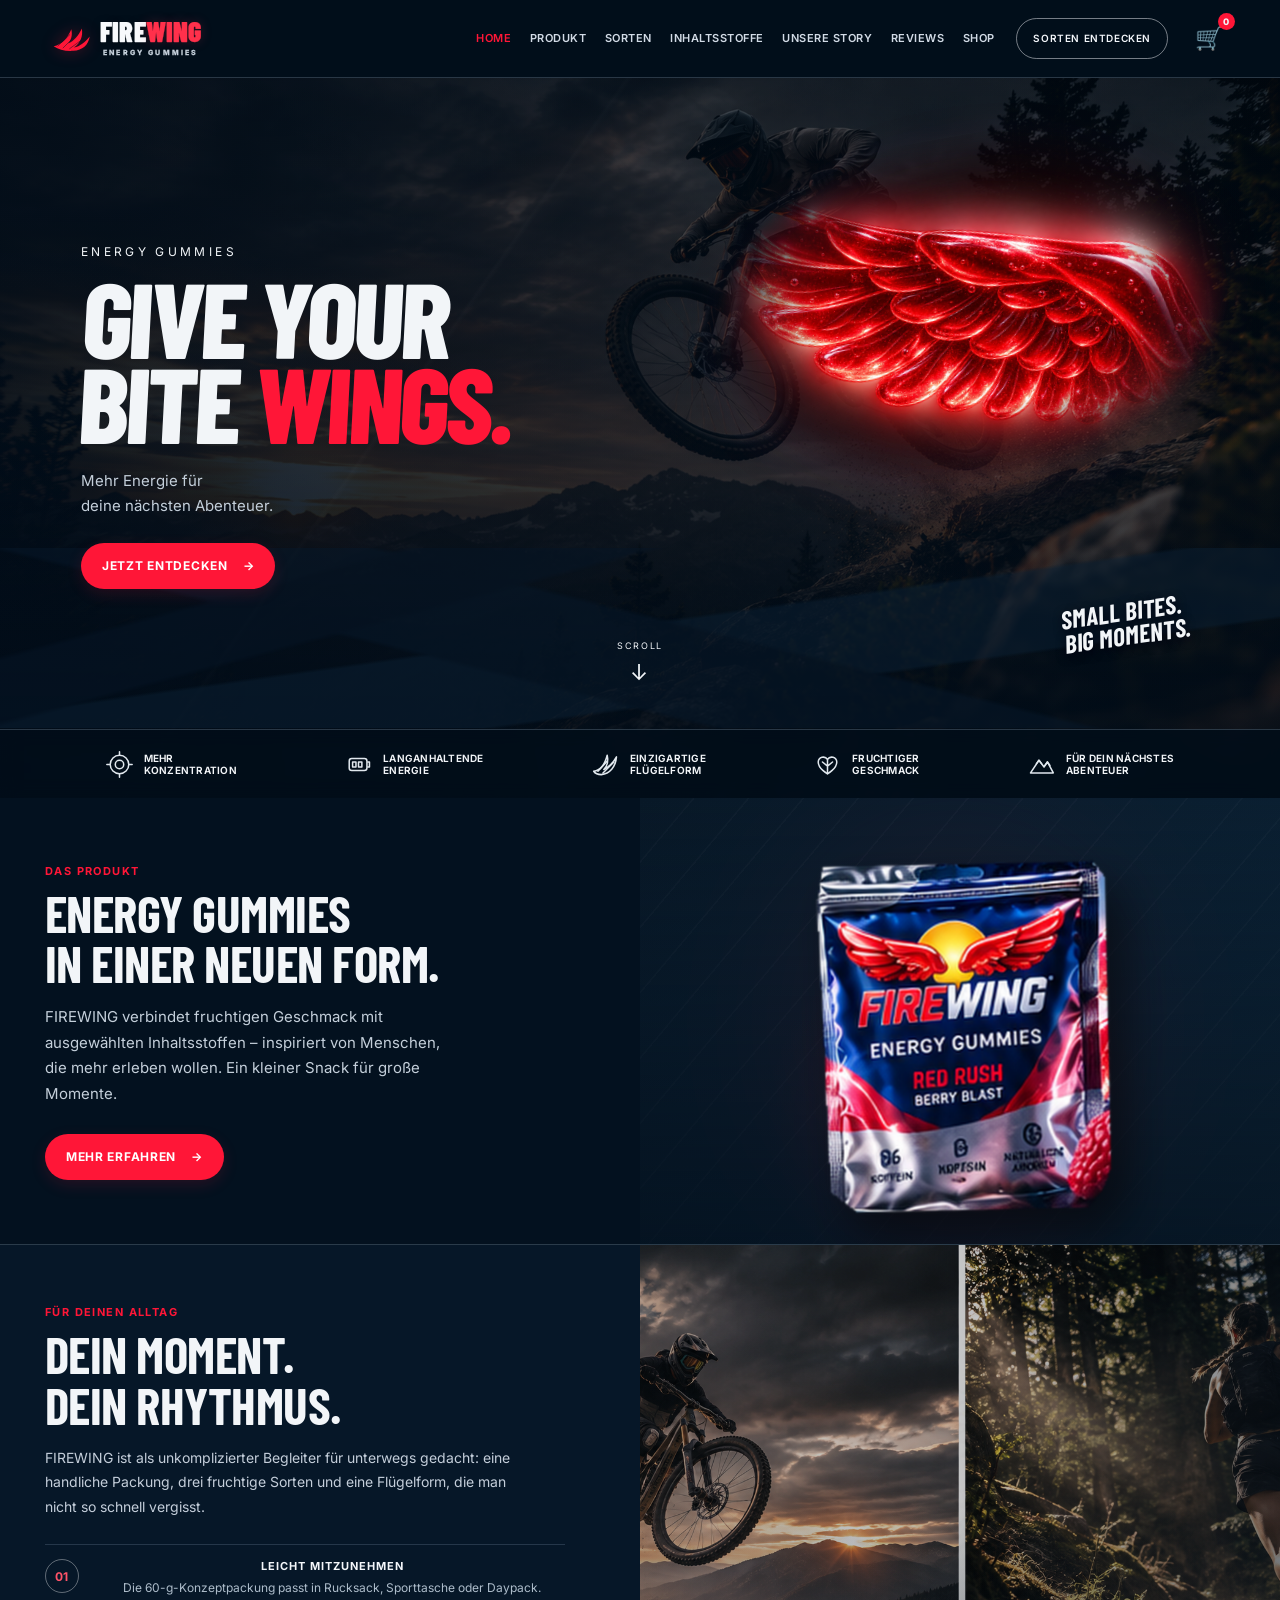
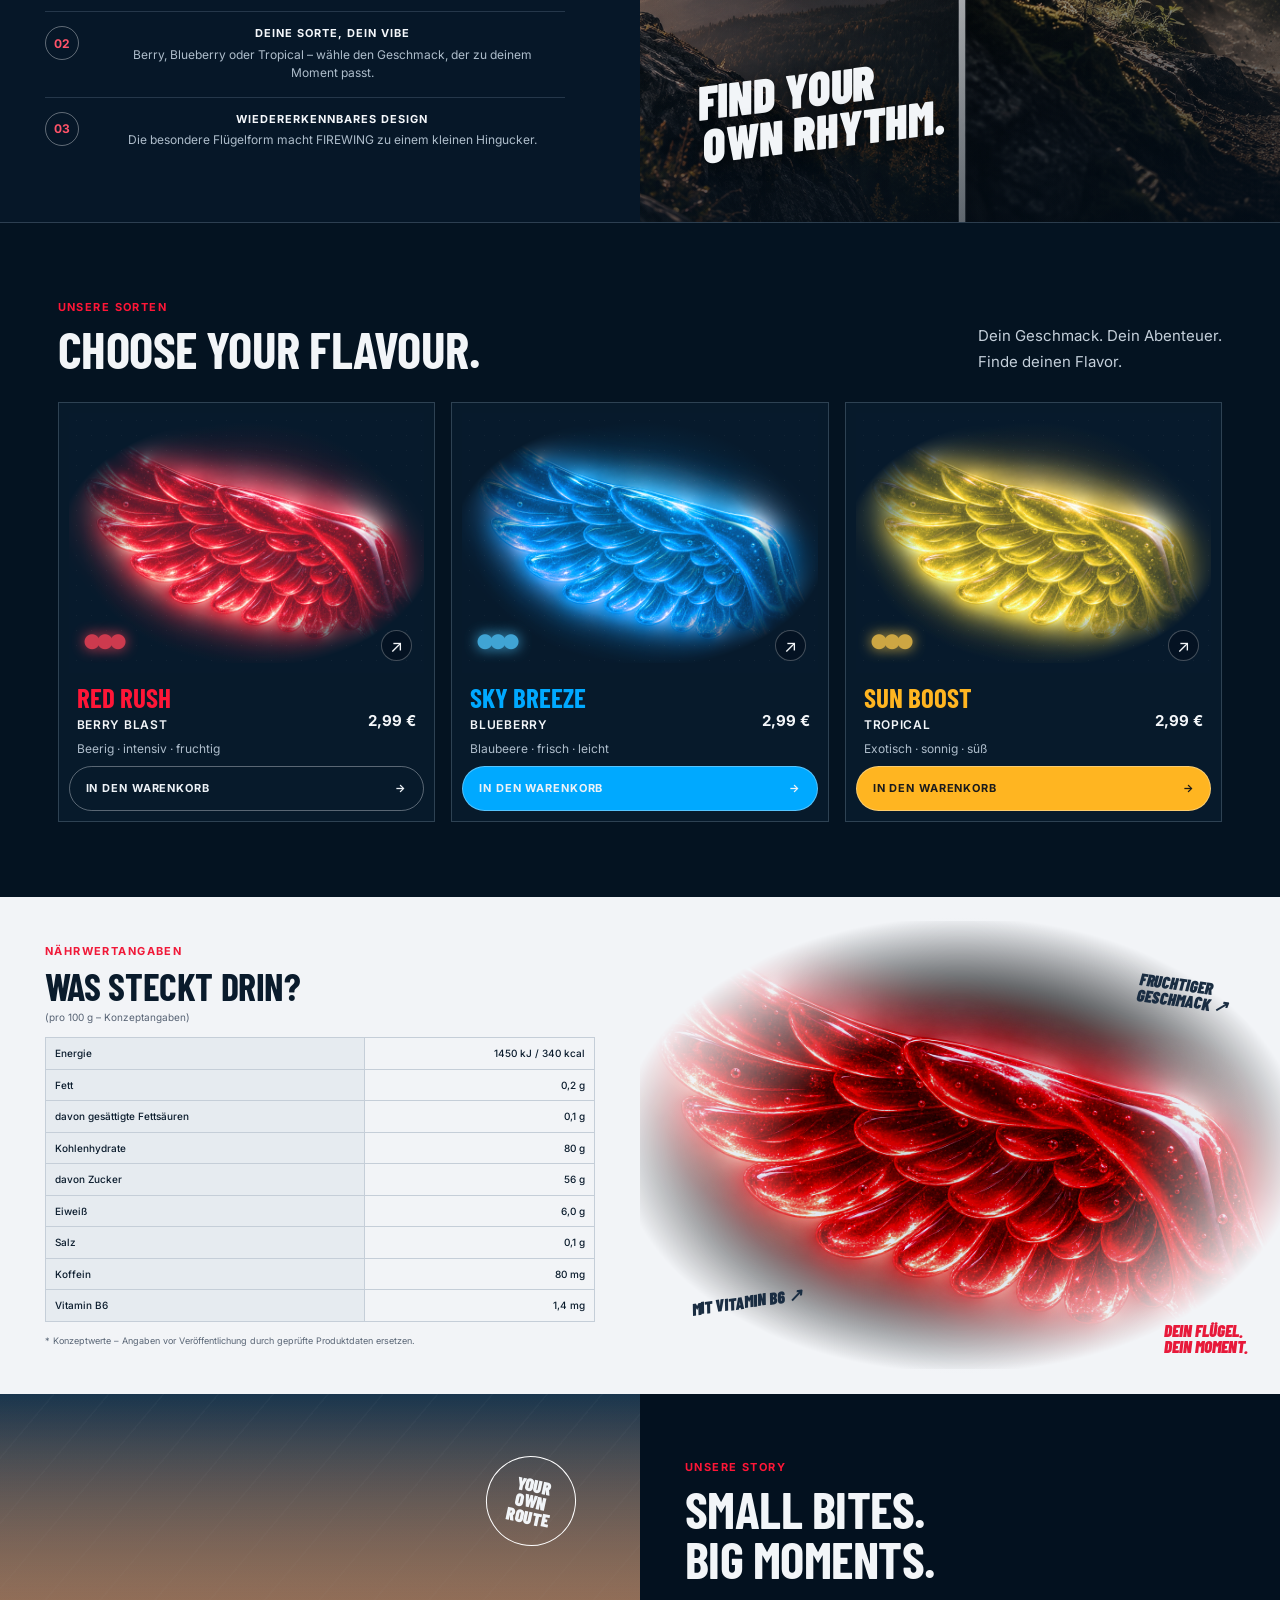
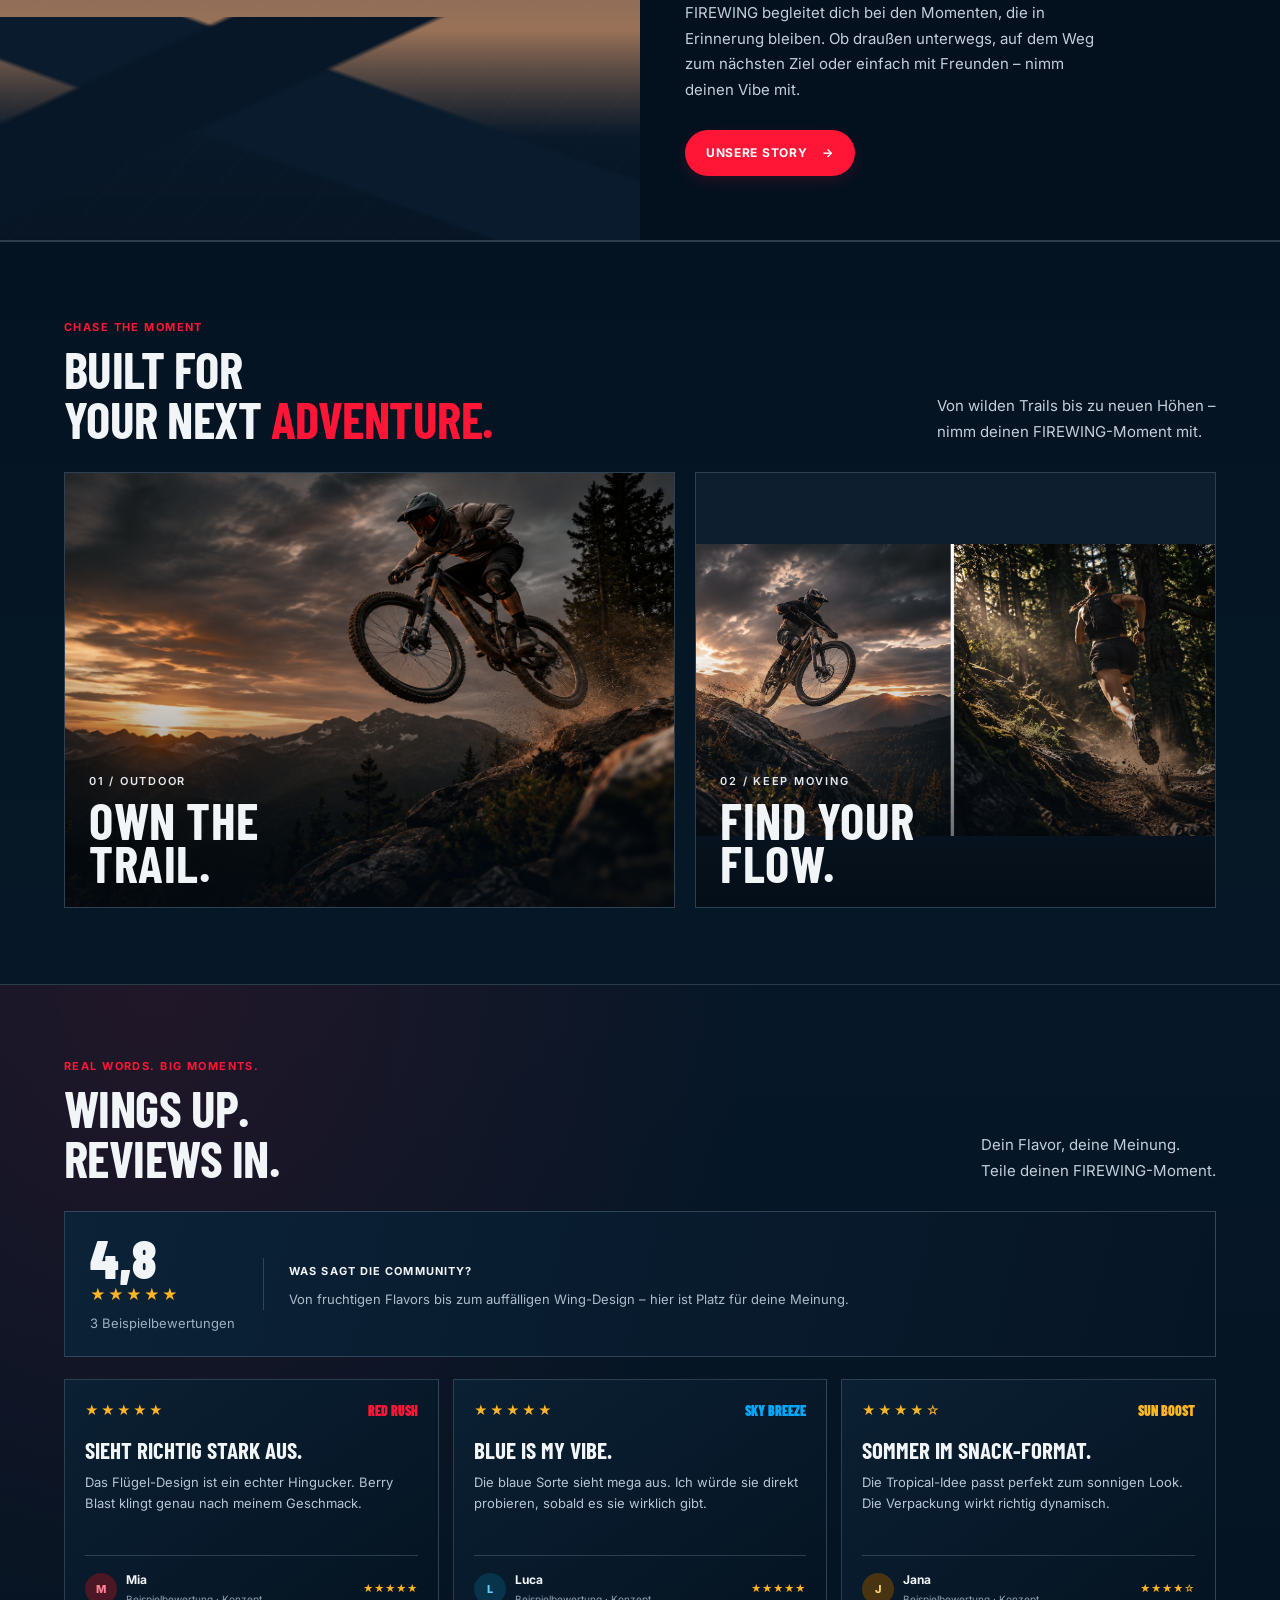
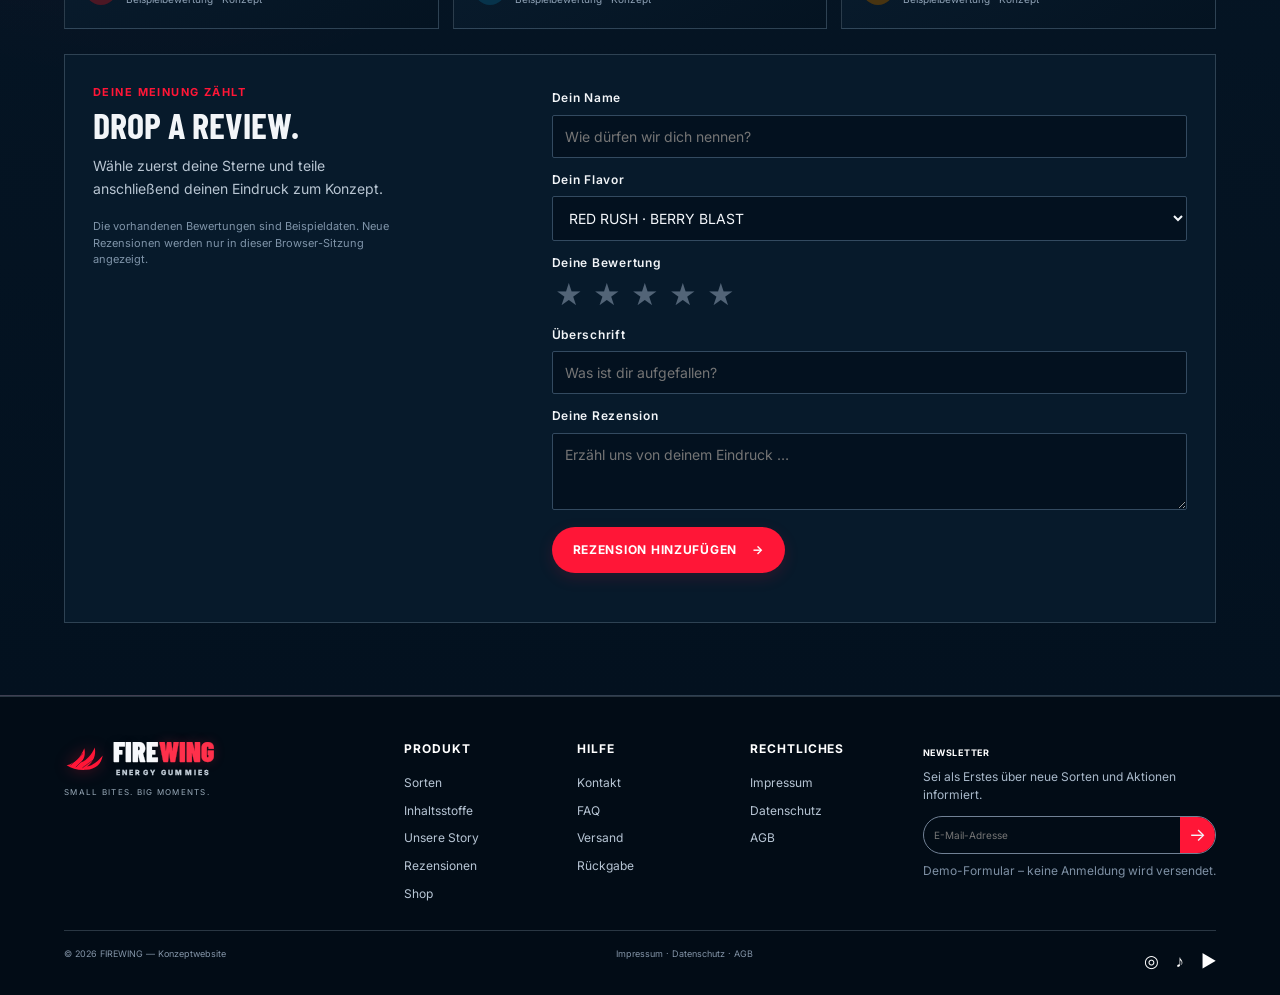
<file: index.html>
<!DOCTYPE html>
<html lang="de">
<head>
<meta charset="UTF-8"><meta name="viewport" content="width=device-width, initial-scale=1">
<meta name="theme-color" content="#04111f">
<meta name="description" content="FIREWING Energy Gummies – kleine Bites, große Momente. Entdecke deine Sorte.">
<title>FIREWING — Energy Gummies</title>
<link rel="preconnect" href="https://fonts.googleapis.com"><link rel="preconnect" href="https://fonts.gstatic.com" crossorigin>
<link href="https://fonts.googleapis.com/css2?family=Barlow+Condensed:wght@500;600;700;800;900&family=Inter:wght@400;500;600;700;800&display=swap" rel="stylesheet">
<link rel="stylesheet" href="style.css"><script src="script.js" defer></script>
</head>
<body>
<header class="header">
  <a class="logo" href="#home" aria-label="FIREWING Startseite"><span class="logo-wings"><svg class="wing-mark" viewBox="0 0 64 40" aria-hidden="true"><path d="M4 31C17 28 25 19 31 5c2 9 0 16-5 22 9-4 16-12 21-23 2 12-2 22-12 29 9-2 17-8 24-17-2 13-11 21-25 22C22 39 12 36 4 31Z" fill="currentColor"/><path d="M10 31 29 13M18 34 39 13M28 35 50 19" fill="none" stroke="#071523" stroke-opacity=".5" stroke-width="1.5"/></svg></span><span>FIRE<span class="red">WING</span><small>ENERGY GUMMIES</small></span></a>
  <button class="mobile-menu" id="menuToggle" aria-label="Navigation öffnen" aria-expanded="false" aria-controls="nav">☰</button>
  <nav id="nav"><a href="#home">HOME</a><a href="#product">PRODUKT</a><a href="#sorten">SORTEN</a><a href="#ingredients">INHALTSSTOFFE</a><a href="#story">UNSERE STORY</a><a href="#reviews">REVIEWS</a><a href="#shop">SHOP</a></nav>
  <a class="header-cta" href="#sorten">SORTEN ENTDECKEN</a><button class="cart-icon" id="openCart" aria-label="Warenkorb öffnen">🛒 <b id="cartCount">0</b></button>
</header>
<main>
<section class="hero" id="home">
  <div class="hero-bg"></div><div class="hero-content"><p class="kicker">ENERGY GUMMIES</p><h1>GIVE YOUR<br>BITE <em>WINGS.</em></h1><p class="hero-sub">Mehr Energie für<br>deine nächsten Abenteuer.</p><a class="pill-btn" href="#sorten">JETZT ENTDECKEN <span>→</span></a></div>
  <div class="hero-wing wing-float"><img src="assets/red-wing.jpg" alt="Leuchtender roter Flügel aus Gummi"></div>
  <div class="hero-side-note">SMALL BITES.<br>BIG MOMENTS.</div><div class="hero-scroll">SCROLL <span>↓</span></div>
  <div class="benefit-strip"><div><svg viewBox="0 0 32 32" aria-hidden="true"><circle cx="16" cy="16" r="11"/><circle cx="16" cy="16" r="5"/><path d="M16 1v4M16 27v4M1 16h4M27 16h4"/></svg><span>MEHR<br>KONZENTRATION</span></div><div><svg viewBox="0 0 32 32" aria-hidden="true"><rect x="5" y="9" width="21" height="14" rx="3"/><path d="M27 13h2v6h-2M9 13h4v6H9zM16 13h4v6h-4z"/></svg><span>LANGANHALTENDE<br>ENERGIE</span></div><div><svg viewBox="0 0 32 32" aria-hidden="true"><path d="M2 24C10 23 15 17 18 5c2 8 0 13-4 17 6-3 11-8 15-15-1 12-8 20-18 21-4 0-7-1-9-4Z"/><path d="m7 24 11-12m-5 14 13-13"/></svg><span>EINZIGARTIGE<br>FLÜGELFORM</span></div><div><svg viewBox="0 0 32 32" aria-hidden="true"><path d="M16 27s-11-6-11-14a6 6 0 0 1 11-3 6 6 0 0 1 11 3c0 8-11 14-11 14Z"/><path d="M16 10v17M10 13l6 5m6-5-6 5"/></svg><span>FRUCHTIGER<br>GESCHMACK</span></div><div><svg viewBox="0 0 32 32" aria-hidden="true"><path d="m3 26 10-15 6 8 4-6 7 13H3Z"/><path d="m10 15 3-4 3 4M20 17l3-4 3 4"/></svg><span>FÜR DEIN NÄCHSTES<br>ABENTEUER</span></div></div>
</section>
<section class="product-story split-section" id="product">
  <div class="copy-block"><p class="section-kicker">DAS PRODUKT</p><h2>ENERGY GUMMIES<br>IN EINER NEUEN FORM.</h2><p>FIREWING verbindet fruchtigen Geschmack mit ausgewählten Inhaltsstoffen – inspiriert von Menschen, die mehr erleben wollen. Ein kleiner Snack für große Momente.</p><a class="pill-btn" href="#ingredients">MEHR ERFAHREN <span>→</span></a></div>
  <div class="packshot-scene"><div class="pack-glow"></div><img class="packshot-product-image" src="assets/packshot-red-realistic.png" alt="FIREWING Red Rush Stand-up-Beutel mit Berry-Blast-Geschmack"></div>
</section>
<section class="benefits split-section" id="benefits">
 <div class="copy-block">
  <p class="section-kicker">FÜR DEINEN ALLTAG</p>
  <h2>DEIN MOMENT.<br>DEIN RHYTHMUS.</h2>
  <p>FIREWING ist als unkomplizierter Begleiter für unterwegs gedacht: eine handliche Packung, drei fruchtige Sorten und eine Flügelform, die man nicht so schnell vergisst.</p>
  <div class="benefit-icons benefit-details">
   <article><span class="benefit-number">01</span><div><strong>LEICHT MITZUNEHMEN</strong><small>Die 60-g-Konzeptpackung passt in Rucksack, Sporttasche oder Daypack.</small></div></article>
   <article><span class="benefit-number">02</span><div><strong>DEINE SORTE, DEIN VIBE</strong><small>Berry, Blueberry oder Tropical – wähle den Geschmack, der zu deinem Moment passt.</small></div></article>
   <article><span class="benefit-number">03</span><div><strong>WIEDERERKENNBARES DESIGN</strong><small>Die besondere Flügelform macht FIREWING zu einem kleinen Hingucker.</small></div></article>
  </div>
 </div>
 <div class="adventure-image"><img src="assets/action-diptych.png" alt="Mountainbiker auf einem Bergtrail und Läuferin auf einem Waldweg"><div class="adventure-caption">FIND YOUR<br>OWN RHYTHM.</div></div>
</section>
<section class="sorten section" id="sorten"><div class="section-head"><div><p class="section-kicker">UNSERE SORTEN</p><h2>CHOOSE YOUR FLAVOUR.</h2></div><p>Dein Geschmack. Dein Abenteuer.<br>Finde deinen Flavor.</p></div>
<div class="product-grid">
<article class="flavor-card red-card"><button class="flavor-art" data-details="red" aria-label="Red Rush Produktdetails öffnen"><img src="assets/red-wing.jpg" alt="Leuchtend roter Flügel-Gummi"><span class="fruit fruit-red">● ● ●</span><span class="round-arrow">↗</span></button><div class="flavor-meta"><div><h3>RED RUSH</h3><p>BERRY BLAST</p><small class="flavor-description">Beerig · intensiv · fruchtig</small></div><strong>2,99 €</strong></div><button class="buy-btn" data-add="red">IN DEN WARENKORB <span>→</span></button></article>
<article class="flavor-card blue-card"><button class="flavor-art" data-details="blue" aria-label="Sky Breeze Produktdetails öffnen"><img src="assets/blue-wing.jpg" alt="Leuchtend blauer Flügel-Gummi"><span class="fruit fruit-blue">● ● ●</span><span class="round-arrow">↗</span></button><div class="flavor-meta"><div><h3>SKY BREEZE</h3><p>BLUEBERRY</p><small class="flavor-description">Blaubeere · frisch · leicht</small></div><strong>2,99 €</strong></div><button class="buy-btn" data-add="blue">IN DEN WARENKORB <span>→</span></button></article>
<article class="flavor-card yellow-card"><button class="flavor-art" data-details="yellow" aria-label="Sun Boost Produktdetails öffnen"><img src="assets/yellow-wing.jpg" alt="Leuchtend gelber Flügel-Gummi"><span class="fruit fruit-yellow">● ● ●</span><span class="round-arrow">↗</span></button><div class="flavor-meta"><div><h3>SUN BOOST</h3><p>TROPICAL</p><small class="flavor-description">Exotisch · sonnig · süß</small></div><strong>2,99 €</strong></div><button class="buy-btn" data-add="yellow">IN DEN WARENKORB <span>→</span></button></article>
</div></section>
<section class="ingredients-band" id="ingredients" aria-labelledby="ingredients-title"><div class="nutrition-card"><p class="section-kicker">NÄHRWERTANGABEN</p><h2 id="ingredients-title">WAS STECKT DRIN?</h2><p class="subnote">(pro 100 g – Konzeptangaben)</p><table><tbody><tr><th>Energie</th><td>1450 kJ / 340 kcal</td></tr><tr><th>Fett</th><td>0,2 g</td></tr><tr><th>davon gesättigte Fettsäuren</th><td>0,1 g</td></tr><tr><th>Kohlenhydrate</th><td>80 g</td></tr><tr><th>davon Zucker</th><td>56 g</td></tr><tr><th>Eiweiß</th><td>6,0 g</td></tr><tr><th>Salz</th><td>0,1 g</td></tr><tr><th>Koffein</th><td>80 mg</td></tr><tr><th>Vitamin B6</th><td>1,4 mg</td></tr></tbody></table><small>* Konzeptwerte – Angaben vor Veröffentlichung durch geprüfte Produktdaten ersetzen.</small></div><div class="ingredients-art"><img src="assets/red-wing.jpg" alt="Detailansicht des roten Flügel-Gummis"><div class="annotation annotation-one">FRUCHTIGER<br>GESCHMACK ↗</div><div class="annotation annotation-two">MIT VITAMIN B6 ↗</div><div class="annotation annotation-three">DEIN FLÜGEL.<br>DEIN MOMENT.</div></div></section>
<section class="story split-section" id="story"><div class="story-image"><div class="story-stamp">YOUR<br>OWN<br>ROUTE</div></div><div class="copy-block"><p class="section-kicker">UNSERE STORY</p><h2>SMALL BITES.<br>BIG MOMENTS.</h2><p>FIREWING begleitet dich bei den Momenten, die in Erinnerung bleiben. Ob draußen unterwegs, auf dem Weg zum nächsten Ziel oder einfach mit Freunden – nimm deinen Vibe mit.</p><a class="pill-btn" href="#shop">UNSERE STORY <span>→</span></a></div></section>

<section class="action-gallery" id="adventure">
  <div class="section-head"><div><p class="section-kicker">CHASE THE MOMENT</p><h2>BUILT FOR<br>YOUR NEXT <em>ADVENTURE.</em></h2></div><p>Von wilden Trails bis zu neuen Höhen –<br>nimm deinen FIREWING-Moment mit.</p></div>
  <div class="action-gallery-grid">
    <figure class="action-photo action-photo-main"><img src="assets/mtb-action.png" alt="Mountainbiker springt bei Sonnenuntergang über einen alpinen Trail"><figcaption><span>01 / OUTDOOR</span><strong>OWN THE<br>TRAIL.</strong></figcaption></figure>
    <figure class="action-photo action-photo-secondary"><img src="assets/action-diptych.png" alt="Dynamische Outdoor-Szenen mit Mountainbike und Trailrunning"><figcaption><span>02 / KEEP MOVING</span><strong>FIND YOUR<br>FLOW.</strong></figcaption></figure>
  </div>
</section>
<section class="reviews-section" id="reviews">
  <div class="section-head"><div><p class="section-kicker">REAL WORDS. BIG MOMENTS.</p><h2>WINGS UP.<br>REVIEWS IN.</h2></div><p>Dein Flavor, deine Meinung.<br>Teile deinen FIREWING-Moment.</p></div>
  <div class="reviews-summary"><div class="review-score"><strong id="averageRating">4,8</strong><span class="review-stars" aria-label="Durchschnittsbewertung">★★★★★</span><small><span id="reviewCount">3</span> Beispielbewertungen</small></div><div class="review-summary-copy"><b>WAS SAGT DIE COMMUNITY?</b><p>Von fruchtigen Flavors bis zum auffälligen Wing-Design – hier ist Platz für deine Meinung.</p></div></div>
  <div class="review-grid" id="reviewList" aria-live="polite">
    <article class="review-card"><div class="review-card-top"><span class="review-stars" aria-label="5 von 5 Sternen">★★★★★</span><span class="review-flavor">RED RUSH</span></div><h3>Sieht richtig stark aus.</h3><p>Das Flügel-Design ist ein echter Hingucker. Berry Blast klingt genau nach meinem Geschmack.</p><div class="review-author"><span class="review-avatar">M</span><span><b>Mia</b><small>Beispielbewertung · Konzept</small></span><span class="review-date">★★★★★</span></div></article>
    <article class="review-card"><div class="review-card-top"><span class="review-stars" aria-label="5 von 5 Sternen">★★★★★</span><span class="review-flavor blue-text">SKY BREEZE</span></div><h3>Blue is my vibe.</h3><p>Die blaue Sorte sieht mega aus. Ich würde sie direkt probieren, sobald es sie wirklich gibt.</p><div class="review-author"><span class="review-avatar blue-avatar">L</span><span><b>Luca</b><small>Beispielbewertung · Konzept</small></span><span class="review-date">★★★★★</span></div></article>
    <article class="review-card"><div class="review-card-top"><span class="review-stars" aria-label="4 von 5 Sternen">★★★★☆</span><span class="review-flavor yellow-text">SUN BOOST</span></div><h3>Sommer im Snack-Format.</h3><p>Die Tropical-Idee passt perfekt zum sonnigen Look. Die Verpackung wirkt richtig dynamisch.</p><div class="review-author"><span class="review-avatar yellow-avatar">J</span><span><b>Jana</b><small>Beispielbewertung · Konzept</small></span><span class="review-date">★★★★☆</span></div></article>
  </div>
  <div class="review-form-wrap"><div><p class="section-kicker">DEINE MEINUNG ZÄHLT</p><h3>DROP A REVIEW.</h3><p>Wähle zuerst deine Sterne und teile anschließend deinen Eindruck zum Konzept.</p><small>Die vorhandenen Bewertungen sind Beispieldaten. Neue Rezensionen werden nur in dieser Browser-Sitzung angezeigt.</small></div>
  <form id="reviewForm" class="review-form"><label for="reviewName">Dein Name</label><input id="reviewName" name="name" maxlength="40" placeholder="Wie dürfen wir dich nennen?" required><label for="reviewFlavor">Dein Flavor</label><select id="reviewFlavor" name="flavor"><option value="RED RUSH">RED RUSH · BERRY BLAST</option><option value="SKY BREEZE">SKY BREEZE · BLUEBERRY</option><option value="SUN BOOST">SUN BOOST · TROPICAL</option><option value="FIREWING">FIREWING allgemein</option></select><label>Deine Bewertung</label><div class="rating-picker" role="radiogroup" aria-label="Sternebewertung"><button type="button" data-rating="1" aria-label="1 Stern">★</button><button type="button" data-rating="2" aria-label="2 Sterne">★</button><button type="button" data-rating="3" aria-label="3 Sterne">★</button><button type="button" data-rating="4" aria-label="4 Sterne">★</button><button type="button" data-rating="5" aria-label="5 Sterne">★</button></div><input type="hidden" id="reviewRating" name="rating" value="0"><label for="reviewTitle">Überschrift</label><input id="reviewTitle" name="title" maxlength="70" placeholder="Was ist dir aufgefallen?" required><label for="reviewText">Deine Rezension</label><textarea id="reviewText" name="text" rows="3" maxlength="500" placeholder="Erzähl uns von deinem Eindruck …" required></textarea><button class="pill-btn" type="submit">REZENSION HINZUFÜGEN <span>→</span></button><p id="reviewMessage" class="review-message" role="status"></p></form></div>
</section>


</main>
<footer class="footer"><div class="footer-brand"><a class="logo" href="#home"><span class="logo-wings"><svg class="wing-mark" viewBox="0 0 64 40" aria-hidden="true"><path d="M4 31C17 28 25 19 31 5c2 9 0 16-5 22 9-4 16-12 21-23 2 12-2 22-12 29 9-2 17-8 24-17-2 13-11 21-25 22C22 39 12 36 4 31Z" fill="currentColor"/><path d="M10 31 29 13M18 34 39 13M28 35 50 19" fill="none" stroke="#071523" stroke-opacity=".5" stroke-width="1.5"/></svg></span><span>FIRE<span class="red">WING</span><small>ENERGY GUMMIES</small></span></a><p>SMALL BITES. BIG MOMENTS.</p></div><div class="footer-column"><b>PRODUKT</b><a href="#sorten">Sorten</a><a href="#ingredients">Inhaltsstoffe</a><a href="#story">Unsere Story</a><a href="#reviews">Rezensionen</a><a href="#shop">Shop</a></div><div class="footer-column"><b>HILFE</b><a href="#shop">Kontakt</a><a href="#ingredients">FAQ</a><a href="#shop">Versand</a><a href="#shop">Rückgabe</a></div><div class="footer-column"><b>RECHTLICHES</b><a href="#imprint">Impressum</a><a href="#imprint">Datenschutz</a><a href="#imprint">AGB</a></div><form class="newsletter" id="newsletter"><b>NEWSLETTER</b><p>Sei als Erstes über neue Sorten und Aktionen informiert.</p><div><input type="email" placeholder="E-Mail-Adresse" aria-label="E-Mail-Adresse" required><button aria-label="Newsletter anmelden">→</button></div><small id="newsletterMessage">Demo-Formular – keine Anmeldung wird versendet.</small></form><div class="footer-bottom" id="imprint"><span>© 2026 FIREWING — Konzeptwebsite</span><span>Impressum · Datenschutz · AGB</span><span class="socials">◎　♪　▶</span></div></footer>
<div class="overlay" id="overlay"></div><aside class="cart-drawer" id="cartDrawer" aria-label="Warenkorb" aria-hidden="true"><div class="drawer-head"><div><p class="section-kicker">DEINE AUSWAHL</p><h2>IM WARENKORB <span id="drawerCount">(0)</span></h2></div><button id="closeCart" aria-label="Warenkorb schließen">×</button></div><div id="cartItems" class="cart-items"></div><div id="emptyCart" class="empty-cart"><span>⌁</span><h3>NO WINGS YET.</h3><p>Wähle deinen Flavor und starte dein nächstes Abenteuer.</p></div><div id="cartSummary" class="cart-summary"><p><span>Zwischensumme</span><strong id="subtotal">0,00 €</strong></p><small>Versandkosten werden im nächsten Schritt berechnet.</small><button class="pill-btn" id="checkout">ZUR KASSE <span>→</span></button><small>Demo-Shop: Es wird keine echte Bestellung ausgelöst.</small></div></aside>
<div class="product-modal" id="productModal" aria-hidden="true"><button class="modal-close" id="closeModal" aria-label="Schließen">×</button><div id="modalImage" class="modal-image"></div><div class="modal-info"><p class="section-kicker">DEIN FLAVOR</p><h2 id="modalTitle">RED RUSH</h2><p id="modalSubtitle" class="modal-subtitle">BERRY BLAST</p><p id="modalDescription"></p><div class="modal-tabs"><button class="active" data-modal-tab="overview">ÜBERSICHT</button><button data-modal-tab="ingredients">INHALTSSTOFFE</button><button data-modal-tab="nutrition">NÄHRWERTE</button></div><div id="modalTabContent"></div><div class="modal-buy"><strong id="modalPrice">2,99 €</strong><button class="pill-btn" id="modalAdd">JETZT KAUFEN <span>→</span></button></div></div></div>
<div id="toast" class="toast" role="status" aria-live="polite"></div>
</body></html>
</file>
<file: style.css>
*{box-sizing:border-box} :root{--bg:#03111f;--bg2:#061a2c;--panel:#071d31;--white:#f4f7fb;--muted:#b4c1d0;--line:rgba(200,222,244,.2);--red:#ff1637;--blue:#00a9ff;--yellow:#ffb521;--head:"Barlow Condensed",Impact,sans-serif;--body:"Inter",Arial,sans-serif}html{scroll-behavior:smooth;scroll-padding-top:85px}body{margin:0;background:var(--bg);color:var(--white);font:14px/1.55 var(--body)}body.lock{overflow:hidden}button,input{font:inherit}button,a{-webkit-tap-highlight-color:transparent}button{cursor:pointer;color:inherit}a{color:inherit;text-decoration:none}.header{height:78px;padding:0 4.5%;display:flex;align-items:center;gap:28px;position:sticky;top:0;z-index:30;background:rgba(2,14,26,.93);border-bottom:1px solid var(--line);backdrop-filter:blur(16px)}.logo{display:flex;align-items:center;gap:5px;font:900 26px/.85 var(--head);font-style:italic;letter-spacing:-1px;white-space:nowrap}.logo-wings{font-size:34px;color:var(--red);text-shadow:0 0 13px #ff1637}.logo .red{color:var(--red)}.logo small{display:block;font:700 7px/1.8 var(--body);letter-spacing:2px;text-align:center}.header nav{display:flex;align-items:center;justify-content:center;gap:clamp(12px,2vw,29px);margin-left:auto}.header nav a,.header-cta{font-size:9px;font-weight:800;letter-spacing:.09em;white-space:nowrap}.header nav a{color:#d2dbe6}.header nav a:first-child,.header nav a:hover{color:var(--red)}.header-cta,.pill-btn{border:0;background:var(--red);color:white;border-radius:99px;font-size:10px;font-weight:900;letter-spacing:.06em;padding:13px 21px;display:inline-flex;align-items:center;justify-content:center;gap:15px;box-shadow:0 8px 24px rgba(255,22,55,.18);transition:transform .2s,filter .2s;white-space:nowrap}.header-cta:hover,.pill-btn:hover{transform:translateY(-2px);filter:brightness(1.1)}.cart-icon{background:transparent;border:0;font-size:23px;position:relative;padding:5px}.cart-icon b{position:absolute;right:-6px;top:-2px;width:17px;height:17px;border-radius:50%;background:var(--red);font:800 9px var(--body);display:grid;place-items:center}.mobile-menu{display:none;background:none;border:0;font-size:24px}.hero{min-height:650px;position:relative;overflow:hidden;display:flex;align-items:center;padding:60px 4.5% 105px;background:linear-gradient(90deg,rgba(2,13,25,.8),rgba(2,13,25,.28) 60%,rgba(2,13,25,.3)),radial-gradient(ellipse at 68% 75%,#8b4b39 0,transparent 24%),linear-gradient(180deg,#102a43 0%,#15334c 43%,#e18b63 65%,#0a1d30 86%)}.hero:before{content:"";position:absolute;inset:0;background:linear-gradient(180deg,rgba(1,12,23,.2),transparent 40%,rgba(2,13,25,.7)),repeating-linear-gradient(120deg,transparent 0 80px,rgba(255,255,255,.025) 81px 82px);pointer-events:none}.hero:after{content:"";position:absolute;left:-4%;right:-4%;bottom:70px;height:180px;background:linear-gradient(165deg,transparent 0 22%,#061526 23% 34%,transparent 35%),linear-gradient(14deg,transparent 0 36%,#07182a 37% 54%,transparent 55%),linear-gradient(172deg,transparent 0 46%,#0b2033 47% 68%,transparent 69%);opacity:.95}.hero-content{position:relative;z-index:3;max-width:590px}.kicker{letter-spacing:.28em;font-size:12px;margin:0 0 12px}.hero h1{font:900 clamp(68px,8.3vw,120px)/.8 var(--head);letter-spacing:-.035em;margin:0;text-transform:uppercase;transform:skew(-3deg)}.hero h1 em{font-style:normal;color:var(--red)}.hero-sub{font-size:14px;margin:24px 0 24px}.hero-wing{position:absolute;z-index:2;width:40%;right:4%;top:8%;transform:rotate(-10deg);filter:drop-shadow(0 0 35px rgba(255,25,55,.42));animation:float 6s ease-in-out infinite}.hero-wing img{width:100%;height:auto;mix-blend-mode:screen;mask-image:radial-gradient(ellipse at center,black 43%,transparent 72%)}@keyframes float{0%,100%{transform:translateY(0) rotate(-10deg)}50%{transform:translateY(-13px) rotate(-6deg)}}.hero-side-note{position:absolute;z-index:3;right:7%;bottom:150px;font:italic 800 25px/.95 var(--head);transform:rotate(-8deg);text-shadow:0 3px 10px #001}.hero-scroll{position:absolute;z-index:4;bottom:108px;left:50%;transform:translateX(-50%);font-size:9px;letter-spacing:.18em;text-align:center}.hero-scroll span{display:block;font-size:22px}.benefit-strip{position:absolute;z-index:5;bottom:0;left:0;right:0;min-height:69px;background:rgba(2,14,26,.84);border-top:1px solid var(--line);display:flex;justify-content:space-around;align-items:center;gap:12px;padding:12px 4.5%;backdrop-filter:blur(9px)}.benefit-strip div{display:flex;align-items:center;gap:10px;font-size:27px}.benefit-strip span{font-size:8px;font-weight:700;line-height:1.35;letter-spacing:.05em}.split-section{display:grid;grid-template-columns:1fr 1fr;min-height:350px;border-bottom:1px solid var(--line);position:relative;overflow:hidden}.copy-block{padding:64px 7%;align-self:center;position:relative;z-index:2}.section-kicker{font-size:10px;color:var(--red);font-weight:900;letter-spacing:.15em;margin:0 0 8px}.copy-block h2,.section-head h2,.nutrition-card h2,.community h2{font:900 clamp(36px,4vw,55px)/.88 var(--head);letter-spacing:-.02em;margin:0 0 16px;text-transform:uppercase}.copy-block p:not(.section-kicker){font-size:12px;color:#c4ceda;max-width:420px}.copy-block .pill-btn{margin-top:13px}.packshot-scene{position:relative;min-height:380px;display:grid;place-items:center;overflow:hidden;background:radial-gradient(ellipse at 48% 57%,rgba(255,24,58,.22),transparent 48%),linear-gradient(140deg,#08192c,#0a2740 65%,#172d42)}.packshot-scene:before,.adventure-image:before,.story-image:before{content:"";position:absolute;inset:0;background:linear-gradient(180deg,transparent,#020d19a8),repeating-linear-gradient(130deg,transparent 0 40px,rgba(255,255,255,.025) 41px 42px)}.pack-glow{position:absolute;width:310px;height:310px;border-radius:50%;background:#ff183b;filter:blur(90px);opacity:.13}.pack{width:205px;height:280px;position:relative;z-index:2;border-radius:12px 12px 20px 20px;background:linear-gradient(110deg,#b4c0cb,#f6f8fa 10%,#172438 17%,#071322 45%,#d1d9df 53%,#0c1b2d 61%,#131f2f 80%,#b2bdc8);box-shadow:20px 30px 35px #0008;transform:rotate(5deg);border:2px solid #bdc7d1;overflow:hidden;text-align:center;padding:15px 9px}.pack:before,.pack:after{content:"";position:absolute;left:0;right:0;height:14px;background:repeating-linear-gradient(90deg,#1b2837 0 3px,#bbc5ce 4px 6px);top:0}.pack:after{top:auto;bottom:0}.pack-shine{position:absolute;inset:18px 0;background:linear-gradient(100deg,transparent 15%,#fff2 24%,transparent 39%,#fff1 55%,transparent 72%)}.pack-logo{position:relative;z-index:2;color:white;font:italic 900 25px/.9 var(--head);text-shadow:0 2px 6px #f13}.pack-logo:first-letter{color:var(--red)}.pack-logo small{display:block;font:800 8px var(--body);letter-spacing:1px;margin-top:5px}.pack-name{position:relative;z-index:2;color:var(--red);font:900 27px/.9 var(--head);margin-top:20px}.pack-flavor{position:relative;z-index:2;font-size:8px;font-weight:800;letter-spacing:.1em}.pack-wing{position:absolute;z-index:1;width:160%;left:-28%;top:36%;mix-blend-mode:screen;opacity:.95}.pack-weight{position:absolute;z-index:3;bottom:18px;left:0;right:0;font:900 20px var(--head)}.pack-weight span{font:700 7px var(--body)}.pack-wing-extra{position:absolute;width:53%;right:-8%;bottom:0;z-index:3;mix-blend-mode:screen;filter:drop-shadow(0 0 18px #f13);transform:rotate(13deg)}.benefits{background:linear-gradient(90deg,#061728 0%,#061728 50%,transparent 100%)}.benefit-icons{display:grid;grid-template-columns:repeat(4,1fr);gap:12px;margin-top:26px}.benefit-icons div{text-align:center;display:flex;flex-direction:column;align-items:center;gap:7px}.benefit-icons b{font-size:30px;border:1px solid #ffffff88;border-radius:50%;width:46px;height:46px;display:grid;place-items:center}.benefit-icons strong{font-size:8px;line-height:1.3}.benefit-icons small{font-size:8px;color:#aab8c8;line-height:1.3}.adventure-image{position:relative;min-height:400px;background:linear-gradient(90deg,#06152345,#06152333),linear-gradient(180deg,#24445a,#e7a06c 55%,#0b1c2c 80%);overflow:hidden}.adventure-image:after{content:"";position:absolute;inset:42% -10% 0;background:linear-gradient(160deg,transparent 0 18%,#091827 19% 32%,transparent 33%),linear-gradient(20deg,transparent 0 38%,#071727 39% 59%,transparent 60%)}.adventure-caption{position:absolute;z-index:2;left:12%;bottom:22%;font:italic 900 40px/.85 var(--head);transform:rotate(-7deg);text-shadow:0 4px 10px #000}.sorten{padding:75px 4.5%;background:#041321}.section-head{display:flex;align-items:flex-end;justify-content:space-between;margin-bottom:28px}.section-head h2{margin-bottom:0}.section-head>p{font-size:11px;color:#aab8c8;margin:0}.product-grid{display:grid;grid-template-columns:repeat(3,1fr);gap:16px}.flavor-card{min-width:0;border:1px solid var(--line);background:#061a2c;padding:8px;transition:transform .25s,border-color .25s}.flavor-card:hover{transform:translateY(-5px);border-color:#ffffff77}.flavor-art{width:100%;height:250px;position:relative;display:grid;place-items:center;overflow:hidden;border:0;background:radial-gradient(ellipse at center,rgba(255,30,55,.27),transparent 66%),#071a2c}.blue-card .flavor-art{background:radial-gradient(ellipse at center,rgba(0,169,255,.27),transparent 66%),#071a2c}.yellow-card .flavor-art{background:radial-gradient(ellipse at center,rgba(255,181,33,.24),transparent 66%),#071a2c}.flavor-art:before{content:"";position:absolute;inset:0;background-image:radial-gradient(#ffffff44 .7px,transparent .7px);background-size:15px 15px;opacity:.4}.flavor-art img{width:115%;position:relative;z-index:1;mix-blend-mode:screen;mask-image:radial-gradient(ellipse at center,black 45%,transparent 74%);transition:transform .3s}.flavor-card:hover .flavor-art img{transform:scale(1.08) rotate(-3deg)}.blue-card .flavor-art img{filter:saturate(1.2)}.fruit{position:absolute;left:14px;bottom:14px;font-size:20px;letter-spacing:-5px;text-shadow:0 0 14px currentColor;opacity:.8}.fruit-red{color:#ff4357}.fruit-blue{color:#4fc7ff}.fruit-yellow{color:#ffca49}.round-arrow{position:absolute;right:12px;bottom:12px;border:1px solid #ffffffa6;width:31px;height:31px;border-radius:50%;display:grid;place-items:center;font-size:17px;z-index:3}.flavor-meta{display:flex;justify-content:space-between;align-items:center;padding:13px 8px 10px}.flavor-meta h3{font:900 25px/.95 var(--head);margin:0;color:var(--red)}.blue-card .flavor-meta h3{color:var(--blue)}.yellow-card .flavor-meta h3{color:var(--yellow)}.flavor-meta p{font-size:9px;font-weight:800;letter-spacing:.06em;margin:4px 0 0}.flavor-meta>strong{font-size:12px}.buy-btn{width:100%;border:0;border-radius:99px;background:var(--red);padding:12px 16px;font-size:9px;font-weight:900;letter-spacing:.08em;display:flex;justify-content:space-between;align-items:center}.blue-card .buy-btn{background:var(--blue)}.yellow-card .buy-btn{background:var(--yellow);color:#1b1b1b}.ingredients-band{display:grid;grid-template-columns:1fr 1fr;background:#f2f4f7;color:#0a1b2c;min-height:420px}.nutrition-card{padding:45px 7%;align-self:center}.nutrition-card .section-kicker{color:#f01838}.nutrition-card h2{font-size:38px;margin-bottom:4px}.nutrition-card .subnote{font-size:10px;color:#566273;margin:0 0 12px}.nutrition-card table{border-collapse:collapse;width:100%;font-size:10px}.nutrition-card th,.nutrition-card td{border:1px solid #c5ced8;padding:7px 9px;text-align:left;font-weight:500}.nutrition-card td{text-align:right;white-space:nowrap}.nutrition-card th{background:#e6ebf0}.nutrition-card small{display:block;font-size:9px;color:#596575;margin-top:12px}.ingredients-art{position:relative;display:grid;place-items:center;overflow:hidden;background:radial-gradient(ellipse at center,#cad8e5,#f2f4f7 65%)}.ingredients-art>img{width:105%;mix-blend-mode:multiply;filter:contrast(1.2);mask-image:radial-gradient(ellipse at center,black 35%,transparent 72%)}.annotation{position:absolute;font:italic 900 17px/.95 var(--head);color:#1a2d42}.annotation-one{right:8%;top:16%;transform:rotate(8deg)}.annotation-two{left:8%;bottom:17%;transform:rotate(-8deg)}.annotation-three{right:5%;bottom:8%;color:#e7193a}.story{grid-template-columns:1fr 1fr}.story-image{position:relative;min-height:380px;background:linear-gradient(180deg,#19354d,#eaa779 53%,#102439 77%);overflow:hidden}.story-image:after{content:"";position:absolute;inset:50% -10% 0;background:linear-gradient(155deg,transparent 0 23%,#071727 24% 40%,transparent 41%),linear-gradient(20deg,transparent 0 40%,#091b2c 41% 62%,transparent 63%)}.story-stamp{position:absolute;z-index:2;right:10%;top:14%;border:1px solid white;border-radius:50%;width:90px;height:90px;display:grid;place-items:center;text-align:center;font:900 18px/.9 var(--head);transform:rotate(12deg)}.community{display:grid;grid-template-columns:.9fr 1.1fr;gap:30px;padding:65px 5%;background:linear-gradient(120deg,#061525,#0b2237);align-items:center}.community h2{font-size:48px}.community-copy p:not(.section-kicker){color:#b7c5d4;font-size:12px;max-width:330px}.community-tiles{display:grid;grid-template-columns:repeat(3,1fr);gap:8px}.tile{height:190px;display:flex;align-items:flex-end;padding:12px;font:900 19px/.9 var(--head);background:linear-gradient(160deg,#31526a,#df946a 45%,#081a2c 75%);border:1px solid #ffffff44}.tile-two{background:linear-gradient(145deg,#1e4b68,#c07855 45%,#071a2c 75%)}.tile-three{background:linear-gradient(150deg,#5b3e6b,#ff9a48 42%,#071a2c 75%)}.footer{padding:42px 5% 20px;display:grid;grid-template-columns:1.5fr repeat(3,.7fr) 1.4fr;gap:26px;background:#020c16;border-top:1px solid var(--line)}.footer-brand p{font-size:8px;letter-spacing:.16em;color:#9aabba}.footer-column{display:flex;flex-direction:column;gap:8px;font-size:9px;color:#b7c5d4}.footer-column b,.newsletter>b{font-size:9px;color:white;letter-spacing:.08em;margin-bottom:6px}.newsletter p{font-size:9px;color:#a8b8c9;margin:4px 0 12px}.newsletter>div{display:flex;border:1px solid #718195;border-radius:99px;overflow:hidden}.newsletter input{width:100%;min-width:0;background:transparent;border:0;padding:10px;color:white;font-size:10px;outline:0}.newsletter button{border:0;background:var(--red);width:39px;font-size:18px}.newsletter small{font-size:8px;color:#7e90a4;display:block;margin-top:8px}.footer-bottom{grid-column:1/-1;border-top:1px solid var(--line);padding-top:16px;display:flex;justify-content:space-between;color:#8394a7;font-size:9px}.socials{font-size:17px;color:#fff}.overlay{position:fixed;inset:0;background:#000a;z-index:50;opacity:0;pointer-events:none;transition:opacity .25s}.overlay.open{opacity:1;pointer-events:auto}.cart-drawer{position:fixed;z-index:51;right:0;top:0;bottom:0;width:min(440px,100%);background:#041525;border-left:1px solid var(--line);padding:26px;transform:translateX(105%);transition:transform .3s;display:flex;flex-direction:column}.cart-drawer.open{transform:translateX(0)}.drawer-head{display:flex;justify-content:space-between;align-items:center;border-bottom:1px solid var(--line);padding-bottom:18px}.drawer-head h2{font:900 28px var(--head);margin:0}.drawer-head h2 span{font:600 11px var(--body);color:#9aabba}.drawer-head button,.modal-close{background:none;border:0;font-size:30px}.cart-items{overflow:auto;flex:1}.cart-row{display:grid;grid-template-columns:75px 1fr auto;gap:13px;align-items:center;padding:15px 0;border-bottom:1px solid var(--line)}.cart-thumb{height:75px;background:#071e31;display:grid;place-items:center;overflow:hidden}.cart-thumb img{width:140%;mix-blend-mode:screen}.cart-row h3{font:900 21px var(--head);margin:0}.cart-row p{font-size:9px;color:#aebdcb;margin:0}.qty{display:flex;align-items:center;gap:12px;margin-top:7px}.qty button{width:23px;height:23px;background:transparent;border:1px solid #617387}.cart-row>strong{font-size:11px;white-space:nowrap}.empty-cart{text-align:center;margin:auto;max-width:250px}.empty-cart>span{font-size:50px;color:var(--red)}.empty-cart h3{font:900 31px var(--head);margin:0}.empty-cart p{font-size:11px;color:#aebdcb}.cart-summary{border-top:1px solid var(--line);padding-top:16px}.cart-summary>p{display:flex;justify-content:space-between;font-size:12px}.cart-summary small{display:block;color:#91a4b8;font-size:9px;margin:6px 0}.cart-summary .pill-btn{width:100%;margin:10px 0}.product-modal{position:fixed;z-index:60;display:none;grid-template-columns:.85fr 1.15fr;width:min(900px,calc(100% - 30px));max-height:90vh;overflow:auto;left:50%;top:50%;transform:translate(-50%,-50%);background:#041525;border:1px solid var(--line);box-shadow:0 30px 100px #000b}.product-modal.open{display:grid}.modal-close{position:absolute;right:13px;top:7px;z-index:3}.modal-image{min-height:420px;background:radial-gradient(ellipse,#1d3245,#061525);display:grid;place-items:center;overflow:hidden}.modal-image img{width:125%;mix-blend-mode:screen;mask-image:radial-gradient(ellipse at center,black 45%,transparent 75%)}.modal-info{padding:38px 30px}.modal-info h2{font:900 45px/.9 var(--head);margin:0}.modal-subtitle{font-size:10px;font-weight:800;letter-spacing:.1em}.modal-info>p:not(.section-kicker){color:#bac7d5;font-size:11px}.modal-tabs{display:flex;gap:16px;border-bottom:1px solid var(--line);margin-top:20px}.modal-tabs button{padding:10px 0;background:none;border:0;font-size:8px;font-weight:800;color:#9eafc1;border-bottom:2px solid transparent}.modal-tabs button.active{border-color:var(--red);color:white}.modal-tab-content{font-size:10px;color:#b9c6d5;min-height:100px;padding:12px 0}.modal-tab-content ul{padding-left:18px}.nutrition-table{width:100%;border-collapse:collapse}.nutrition-table td{border:1px solid #ffffff22;padding:6px}.modal-buy{display:flex;align-items:center;justify-content:space-between;border-top:1px solid var(--line);padding-top:14px}.modal-buy strong{font-size:19px}.toast{position:fixed;z-index:80;bottom:25px;left:50%;transform:translate(-50%,20px);background:#f5f7fb;color:#061525;padding:12px 18px;border-radius:99px;font-size:11px;font-weight:800;opacity:0;pointer-events:none;transition:.25s;white-space:nowrap}.toast.show{opacity:1;transform:translate(-50%,0)}@media(min-width:1250px){.hero{min-height:720px}.hero-content{margin-left:2%}.packshot-scene{min-height:450px}.flavor-art{height:300px}}@media(max-width:900px){.header{gap:14px;padding:0 3%}.header nav{gap:12px}.header nav a{font-size:8px}.header-cta{padding:11px 14px;font-size:8px}.hero{min-height:580px}.hero h1{font-size:clamp(65px,10vw,95px)}.hero-wing{width:48%;right:-1%;top:14%}.benefit-strip{padding-left:2%;padding-right:2%}.benefit-strip div{gap:5px}.benefit-strip span{font-size:7px}.copy-block{padding:45px 6%}.benefit-icons{grid-template-columns:repeat(2,1fr)}.flavor-art{height:210px}.footer{grid-template-columns:repeat(4,1fr)}.footer-brand{grid-column:span 2}.newsletter{grid-column:span 2}}@media(max-width:650px){.header{height:64px;padding:0 5%;gap:12px}.logo{font-size:23px}.logo-wings{font-size:28px}.mobile-menu{display:block;order:4;margin-left:2px}.header nav{display:none;position:absolute;top:63px;left:0;right:0;margin:0;background:#041525;border-bottom:1px solid var(--line);padding:20px 6%;flex-direction:column;align-items:flex-start;gap:20px}.header nav.open{display:flex}.header nav a{font-size:11px}.header-cta{margin-left:auto;padding:10px 13px}.cart-icon{font-size:20px}.hero{min-height:720px;display:block;padding:72px 6% 100px;background:linear-gradient(180deg,#0a2238 0%,#233b50 35%,#d58c6b 58%,#061525 82%)}.hero-content{z-index:4}.kicker{font-size:10px}.hero h1{font-size:clamp(66px,17vw,94px)}.hero-sub{margin:18px 0}.hero-wing{width:112%;right:-25%;top:37%;opacity:.95}.hero-side-note{font-size:21px;right:7%;bottom:130px}.hero-scroll{bottom:78px}.benefit-strip{min-height:65px;justify-content:space-around;gap:4px;padding:8px 3%}.benefit-strip div{font-size:20px;display:flex;flex-direction:column;gap:1px;text-align:center}.benefit-strip span{font-size:6px}.split-section{grid-template-columns:1fr}.copy-block{padding:48px 6%}.copy-block h2,.section-head h2{font-size:43px}.packshot-scene{min-height:350px}.pack{width:190px;height:260px}.pack-wing-extra{width:55%}.benefits .copy-block{order:1}.adventure-image{order:2;min-height:300px}.benefit-icons{gap:18px}.benefit-icons strong{font-size:8px}.sorten{padding:55px 5%}.section-head{display:block}.section-head>p{margin-top:14px}.product-grid{grid-template-columns:1fr;gap:16px}.flavor-art{height:280px}.flavor-art img{width:100%}.flavor-meta h3{font-size:29px}.ingredients-band{grid-template-columns:1fr}.nutrition-card{padding:38px 6%}.ingredients-art{min-height:300px;grid-row:1}.ingredients-art>img{width:100%}.annotation{font-size:13px}.story-image{min-height:290px}.story .copy-block{order:2}.community{grid-template-columns:1fr;padding:48px 6%;gap:24px}.community h2{font-size:43px}.tile{height:140px;font-size:15px;padding:8px}.footer{grid-template-columns:repeat(2,1fr);padding:35px 6% 20px;gap:25px 18px}.footer-brand{grid-column:1/-1}.newsletter{grid-column:1/-1}.footer-bottom{gap:10px;flex-wrap:wrap}.footer-bottom span:nth-child(2){display:none}.product-modal.open{grid-template-columns:1fr;max-height:92vh}.modal-image{min-height:185px;max-height:190px}.modal-image img{width:72%}.modal-info{padding:24px 20px}.modal-info h2{font-size:39px}.modal-buy{gap:12px;flex-wrap:wrap}.cart-drawer{padding:22px 18px}}@media(prefers-reduced-motion:reduce){*,*:before,*:after{animation:none!important;scroll-behavior:auto!important;transition:none!important}}

/* Rezensionen – passend zur bestehenden FIREWING-Ästhetik */
.reviews-section{padding:72px 5%;background:radial-gradient(ellipse at 12% 0%,rgba(255,22,55,.11),transparent 38%),linear-gradient(180deg,#061727,#03111f);border-top:1px solid var(--line);border-bottom:1px solid var(--line)}
.reviews-summary{display:flex;align-items:center;gap:28px;padding:22px 25px;margin-bottom:22px;background:linear-gradient(105deg,#0b2237,#061525);border:1px solid var(--line)}.review-score{min-width:125px;display:flex;flex-direction:column;align-items:flex-start}.review-score>strong{font:900 54px/.9 var(--head)}.review-stars{color:#ffb521;letter-spacing:2px;font-size:15px;white-space:nowrap}.review-score small{font-size:9px;color:#9fb0c2;margin-top:5px}.review-summary-copy{border-left:1px solid var(--line);padding-left:25px}.review-summary-copy b{font-size:10px;letter-spacing:.1em}.review-summary-copy p{font-size:11px;color:#aebdcb;margin:6px 0 0}
.review-grid{display:grid;grid-template-columns:repeat(3,minmax(0,1fr));gap:14px}.review-card{background:linear-gradient(145deg,#0b2033,#041321);border:1px solid var(--line);padding:20px;min-width:0}.review-card-top{display:flex;justify-content:space-between;align-items:center;gap:8px}.review-card .review-stars{font-size:13px}.review-flavor{font:900 14px var(--head);color:var(--red);white-space:nowrap}.review-flavor.blue-text{color:var(--blue)}.review-flavor.yellow-text{color:var(--yellow)}.review-card h3{font:900 24px/.98 var(--head);margin:17px 0 9px;text-transform:uppercase}.review-card>p{font-size:11px;color:#b7c5d4;min-height:54px;margin:0}.review-author{display:flex;align-items:center;gap:9px;border-top:1px solid var(--line);padding-top:14px;margin-top:17px}.review-avatar{width:32px;height:32px;border-radius:50%;display:grid;place-items:center;background:#4b1724;color:#ff8194;font-weight:800;font-size:11px}.review-avatar.blue-avatar{background:#07334b;color:#62ceff}.review-avatar.yellow-avatar{background:#483411;color:#ffd06a}.review-author>span:nth-child(2){display:flex;flex-direction:column;gap:2px}.review-author b{font-size:10px}.review-author small{font-size:8px;color:#8fa2b6}.review-date{margin-left:auto;font-size:10px;color:#ffb521;letter-spacing:1px}
.review-form-wrap{display:grid;grid-template-columns:.8fr 1.2fr;gap:35px;margin-top:25px;padding:28px;background:#071a2b;border:1px solid var(--line)}.review-form-wrap h3{font:900 36px/.9 var(--head);margin:0 0 12px}.review-form-wrap>div>p:not(.section-kicker){font-size:11px;color:#b8c5d2;max-width:290px}.review-form-wrap>div>small{display:block;color:#7f94a9;font-size:9px;line-height:1.5;margin-top:18px;max-width:300px}.review-form{display:grid;grid-template-columns:1fr;gap:7px}.review-form label{font-size:9px;font-weight:800;letter-spacing:.06em;margin-top:5px}.review-form input,.review-form select,.review-form textarea{width:100%;border:1px solid #334a60;background:#03111f;color:#f4f7fb;border-radius:2px;padding:11px 12px;font:11px var(--body);outline:none}.review-form input:focus,.review-form select:focus,.review-form textarea:focus{border-color:var(--red)}.review-form textarea{resize:vertical;min-height:75px}.rating-picker{display:flex;gap:4px}.rating-picker button{border:0;background:transparent;color:#42556a;font-size:27px;padding:0 3px;line-height:1.2}.rating-picker button.selected,.rating-picker button.active{color:var(--yellow)}.review-form .pill-btn{justify-self:start;margin-top:10px}.review-message{font-size:10px;color:#a7d9bb;margin:0;min-height:14px}
@media(max-width:900px){.reviews-section{padding:55px 4%}.review-form-wrap{gap:22px;padding:22px}.review-card{padding:15px}.review-card h3{font-size:22px}.review-card-top{align-items:flex-start;flex-direction:column;gap:4px}}
@media(max-width:650px){.reviews-section{padding:48px 5%}.reviews-summary{padding:18px;gap:15px}.review-score{min-width:92px}.review-score>strong{font-size:46px}.review-summary-copy{padding-left:15px}.review-grid{grid-template-columns:1fr}.review-card>p{min-height:0}.review-form-wrap{grid-template-columns:1fr;padding:20px;gap:16px}.review-form-wrap>div>small{margin-top:10px}.review-card-top{flex-direction:row;align-items:center}}


/* Adventure imagery – ergänzt, ohne bestehende Gestaltung zu verändern */
.action-gallery{padding:72px 5%;background:#041321;border-top:1px solid var(--line)}
.action-gallery .section-head h2 em{font-style:normal;color:var(--red)}
.action-gallery-grid{display:grid;grid-template-columns:1.25fr .75fr;gap:16px;margin-top:28px}
.action-photo{position:relative;overflow:hidden;margin:0;min-height:300px;background:#071a2b;border:1px solid var(--line)}
.action-photo img{display:block;width:100%;height:100%;min-height:300px;object-fit:cover;transition:transform .7s ease;filter:saturate(.88)}
.action-photo:hover img{transform:scale(1.035)}
.action-photo:after{content:"";position:absolute;inset:0;background:linear-gradient(0deg,rgba(2,10,18,.8),transparent 60%);pointer-events:none}
.action-photo figcaption{position:absolute;z-index:1;left:24px;bottom:22px;display:flex;flex-direction:column;gap:8px}
.action-photo figcaption span{font-size:9px;font-weight:800;letter-spacing:.16em;color:#e4eaf0}
.action-photo figcaption strong{font:900 clamp(30px,4vw,54px)/.85 var(--head);letter-spacing:.01em}
@media(max-width:650px){.action-gallery{padding:48px 5%}.action-gallery-grid{grid-template-columns:1fr;gap:12px}.action-photo,.action-photo img{min-height:240px}.action-photo figcaption{left:17px;bottom:17px}.action-photo figcaption strong{font-size:38px}}

/* ---------------------------------------------------------
   FIREWING refinement pass – gleiche Seitenstruktur, ruhiger
   --------------------------------------------------------- */
:root{--body-size:16px}
body{font-size:15px;line-height:1.65;color:#f2f5f8}
.header{gap:clamp(12px,1.7vw,25px);padding-inline:clamp(18px,4vw,58px)}
.header nav{gap:clamp(10px,1.45vw,22px)}
.header nav a{font-size:11px;font-weight:600;letter-spacing:.045em}
.header-cta{background:transparent;border:1px solid rgba(244,247,251,.48);box-shadow:none;color:#f4f7fb;font-size:10px;font-weight:600;padding:11px 16px}
.header-cta:hover{background:rgba(255,255,255,.09);border-color:#fff;filter:none}
.pill-btn{font-size:12px;font-weight:700;padding:13px 21px;box-shadow:0 5px 16px rgba(255,22,55,.14)}
.buy-btn{font-size:11px;font-weight:700}
/* Hero: zurückhaltende Bergkulisse, Flügel bleibt das visuelle Zentrum */
.hero{background:linear-gradient(90deg,rgba(2,13,25,.88),rgba(2,13,25,.55) 55%,rgba(2,13,25,.38)),linear-gradient(180deg,rgba(3,17,31,.18),rgba(3,17,31,.72)),url('assets/mtb-action.png') center 48%/cover no-repeat,#0b2033}
.hero:before{background:linear-gradient(180deg,rgba(1,12,23,.25),transparent 45%,rgba(2,13,25,.68)),linear-gradient(125deg,transparent 35%,rgba(255,255,255,.025) 35.2%,transparent 35.5%);opacity:.7}
.hero:after{opacity:.52}
.hero-wing{filter:drop-shadow(0 12px 28px rgba(255,25,55,.24))}
.hero-side-note{font-weight:700;font-size:clamp(20px,2vw,26px)}
/* Typographic hierarchy: fewer heavy weights, larger supporting copy */
.copy-block h2,.section-head h2,.nutrition-card h2,.community h2{font-weight:700;line-height:.98;letter-spacing:-.01em}
.hero h1{font-weight:800}
.copy-block p:not(.section-kicker),.section-head>p,.hero-sub{font-size:15px;line-height:1.7;color:#c4cfda}
.section-kicker{font-size:11px;font-weight:700;letter-spacing:.13em}
.flavor-meta h3{font-weight:700}
.flavor-meta p{font-size:12px;font-weight:600}
.flavor-description{display:block;color:#aebdcb;font-size:12px;font-weight:400;margin-top:4px;letter-spacing:0}
.benefit-strip div{font-size:20px}
.benefit-strip span{font-size:10px;font-weight:600;letter-spacing:.035em}
/* Realistischere Stand-up-Pouch-Packung */
.packshot-scene{background:radial-gradient(ellipse at 50% 72%,rgba(98,121,143,.18),transparent 43%),linear-gradient(145deg,#081827,#0b2134 65%,#10283b)}
.pack-glow{width:240px;height:240px;opacity:.09;filter:blur(75px)}
.pack{width:224px;height:304px;border:1px solid rgba(230,238,245,.7);border-radius:17px 17px 25px 25px;background:linear-gradient(100deg,#07111e 0%,#26384a 7%,#0b1727 16%,#14253a 48%,#26384a 53%,#0a1726 62%,#172a3d 90%,#07111e 100%);box-shadow:12px 20px 30px #0009, inset 0 0 0 1px #ffffff18,inset 9px 0 16px #ffffff0a;transform:perspective(700px) rotateY(-7deg) rotateZ(2deg)}
.pack:before{height:17px;top:0;border-radius:15px 15px 0 0;background:repeating-linear-gradient(90deg,#6e7d8a 0 2px,#1a2938 2px 4px);box-shadow:0 2px 4px #0008}
.pack:after{height:12px;border-radius:0 0 18px 18px;background:linear-gradient(180deg,#101d2b,#526171 55%,#101d2b)}
.pack-shine{inset:18px 4px;background:linear-gradient(100deg,transparent 12%,#fff1 23%,transparent 37%,#fff2 51%,transparent 67%);border-radius:10px}
.pack-name{font-size:30px;text-shadow:0 2px 8px #000}
.pack-flavor{font-size:10px;color:#f2f5f8}
.pack-wing{width:145%;left:-22%;top:37%;opacity:.86}
.pack-weight{bottom:17px;font-size:19px}
.pack-wing-extra{display:none}
/* Benefit icons: clear labels instead of decorative symbols */
.benefit-icons{gap:18px}
.benefit-icons b{font:700 11px var(--body);letter-spacing:.04em;width:54px;height:54px;border:1px solid #6d8295;background:rgba(255,255,255,.035);color:#eaf0f5}
.benefit-icons strong{font-size:10px;font-weight:700;line-height:1.4}
.benefit-icons small{font-size:11px;line-height:1.5}
/* More considered flavor cards and distinct flavor content */
.flavor-card{padding:10px;background:#071a2b}
.flavor-art{height:260px}
.flavor-art:before{opacity:.16}
.flavor-art img{width:105%}
.flavor-meta{padding:12px 8px 8px}
.flavor-meta h3{font-size:27px}
.flavor-meta strong{font-size:15px}
/* Mountainbike images: balanced grid, no clipped subject on the right */
.action-gallery{background:linear-gradient(180deg,#041321,#061827);padding-block:76px}
.action-gallery-grid{grid-template-columns:1.08fr .92fr;gap:20px;align-items:stretch}
.action-photo{height:clamp(300px,34vw,440px);min-height:0;border:1px solid rgba(200,222,244,.18);background:#0b1e30}
.action-photo img{height:100%;min-height:0;object-fit:cover;object-position:center}
.action-photo-secondary img{object-fit:contain;background:#0b1e30;}
.action-photo-main img{object-position:50% 48%}
.action-photo figcaption strong{font-weight:700}
.action-photo figcaption span{font-size:11px;font-weight:600}
/* Reviews: neutral initial stars; calmer cards and readable form */
.review-card h3{font-weight:700;font-size:23px;line-height:1.05}
.review-card>p{font-size:13px;line-height:1.65;min-height:66px}
.review-author b{font-size:12px}
.review-author small{font-size:10px}
.review-score small,.review-summary-copy p{font-size:13px}
.review-summary-copy b{font-size:11px}
.review-form-wrap h3{font-weight:700}
.review-form-wrap>div>p:not(.section-kicker){font-size:14px;line-height:1.6}
.review-form-wrap>div>small{font-size:11px}
.review-form label{font-size:12px;font-weight:600}
.review-form input,.review-form select,.review-form textarea{font-size:14px;padding:12px}
.rating-picker button{color:#526477}
.rating-picker button.selected,.rating-picker button.active{color:var(--yellow)}
/* Secondary actions remain visually quieter than the main purchase action */
.buy-btn{background:transparent;border:1px solid rgba(244,247,251,.35);color:#edf2f7;border-radius:99px;padding:12px 16px;transition:background .2s,border-color .2s}
.buy-btn:hover{background:rgba(255,255,255,.08);border-color:#fff}
.round-arrow{background:rgba(3,17,31,.7);border:1px solid rgba(255,255,255,.25)}
/* Modal and footer readability */
.modal-info>p:not(.section-kicker),.modal-tab-content{font-size:13px;line-height:1.65}
.modal-tabs button{font-size:10px;font-weight:600}
.footer-column a,.footer-column b{font-size:12px}
.newsletter p,.newsletter small{font-size:12px;line-height:1.5}
/* Remove obsolete community segment spacing if cached markup remains */
@media(max-width:900px){
 .header{gap:10px}.header nav{gap:9px}.header nav a{font-size:9px}.header-cta{padding:9px 11px;font-size:9px}
 .action-gallery-grid{grid-template-columns:1fr 1fr}.action-photo{height:320px}
}
@media(max-width:650px){
 .header{height:66px;gap:9px}.header nav{top:65px;z-index:35}.header-cta{font-size:9px;padding:9px 10px}.cart-icon{font-size:20px}.mobile-menu{font-size:25px;min-width:30px}
 .hero{background-position:58% center;min-height:690px}.hero-wing{width:98%;right:-23%;top:39%;opacity:.9}.hero-side-note{font-size:20px;bottom:125px}
 .copy-block p:not(.section-kicker),.section-head>p,.hero-sub{font-size:14px}
 .benefit-strip span{font-size:8px}.benefit-strip div{font-size:17px}
 .pack{width:205px;height:280px}.packshot-scene{min-height:340px}
 .flavor-art{height:270px}.flavor-description{font-size:12px}
 .action-gallery-grid{grid-template-columns:1fr}.action-photo{height:260px}.action-photo-secondary img{object-fit:contain}
 .review-card>p{font-size:13px}.review-form-wrap>div>small{font-size:11px}
}

/* Icon- und Packshot-Finalisierung: Markenflügel statt abstrakter Zeichen */
.logo-wings{display:inline-flex;align-items:center;justify-content:center;width:42px;height:32px;color:var(--red);filter:drop-shadow(0 0 8px #ff163755);flex:0 0 auto}
.logo-wings .wing-mark{width:100%;height:100%;display:block}
.pack-logo{display:flex;align-items:center;justify-content:center;gap:5px;font-size:25px;letter-spacing:-.03em}
.pack-logo .wing-mark{width:30px;height:21px;color:#ff304b;filter:drop-shadow(0 1px 4px #ff163766)}
.benefit-strip div{gap:11px;font-size:initial}
.benefit-strip div>svg{width:27px;height:27px;flex:0 0 27px;fill:none;stroke:#edf4fa;stroke-width:1.8;stroke-linecap:round;stroke-linejoin:round;opacity:.95}
.benefit-strip span{font-size:10px;line-height:1.25;font-weight:650;letter-spacing:.025em}
/* Foil pouch with sealed seams, side gusset, soft folds and a printed front label */
.pack{width:246px;height:326px;padding:0;overflow:visible;border:0;border-radius:18px 18px 24px 24px;transform:perspective(850px) rotateY(-8deg) rotateZ(1.5deg);background:linear-gradient(90deg,#030b15 0%,#17283a 5%,#091727 12%,#14273b 24%,#091728 48%,#1a2d40 72%,#071321 93%,#020914 100%);box-shadow:18px 27px 35px #0009,0 8px 18px #0005,inset 7px 0 12px #ffffff12,inset -8px 0 12px #0008}
.pack:before{content:"";position:absolute;z-index:5;left:7px;right:7px;top:7px;height:17px;border-radius:5px 5px 2px 2px;background:repeating-linear-gradient(180deg,#647587 0 1px,#182b3d 1px 3px,#9ba8b4 3px 4px);box-shadow:0 2px 4px #0009}
.pack:after{content:"";position:absolute;z-index:5;left:8px;right:8px;bottom:8px;height:11px;border-radius:2px 2px 9px 9px;background:linear-gradient(180deg,#536476,#142437 50%,#718091);box-shadow:0 -2px 5px #0007}
.pack-seal{position:absolute;z-index:4;left:12px;right:12px;top:29px;height:5px;border-top:1px solid #b9c5d144;border-bottom:1px solid #0009;opacity:.8}
.pack-side-fold{position:absolute;inset:22px 0 15px;background:linear-gradient(90deg,#ffffff13,transparent 9%,transparent 87%,#0005);clip-path:polygon(0 0,9% 2%,11% 97%,0 100%,100% 100%,90% 97%,92% 2%,100% 0);pointer-events:none}
.pack-shine{z-index:3;inset:25px 2px 16px;border-radius:14px 14px 20px 20px;background:linear-gradient(103deg,transparent 7%,#ffffff0a 16%,transparent 27%,#ffffff19 42%,transparent 52%,#ffffff0a 73%,transparent 84%),linear-gradient(90deg,#0003,transparent 18%,transparent 78%,#0004);pointer-events:none}
.pack-front-label{position:absolute;z-index:2;inset:34px 15px 20px;border:1px solid #ffffff24;border-radius:8px 8px 12px 12px;background:linear-gradient(145deg,#101f31 0%,#071322 42%,#12263b 100%);box-shadow:inset 0 1px 0 #ffffff20,inset 0 -10px 18px #0005;overflow:hidden;text-align:center;padding:12px 7px}
.pack-front-label:before{content:"";position:absolute;inset:0;background:linear-gradient(115deg,transparent 0 20%,#ffffff0b 27%,transparent 38% 100%);pointer-events:none}
.pack-logo{font-size:24px;text-shadow:0 2px 4px #000;position:relative;z-index:2}
.pack-logo small{font-size:6px;letter-spacing:1.5px;margin-top:3px}
.pack-name{font-size:31px;margin-top:14px;letter-spacing:.015em;text-shadow:0 2px 5px #000;line-height:.9}
.pack-flavor{font-size:8px;letter-spacing:.18em;margin-top:4px;color:#f7dce0}
.pack-window{position:absolute;left:0;right:0;top:43%;height:39%;display:grid;place-items:center;overflow:hidden;background:radial-gradient(ellipse at center,#ff263b35,transparent 68%)}
.pack-wing{position:relative;top:auto;left:auto;width:135%;max-width:none;mix-blend-mode:screen;opacity:.95;filter:drop-shadow(0 5px 8px #0009)}
.pack-weight{bottom:8px;font-size:17px;text-shadow:0 2px 4px #000}
.pack-weight span{font-size:6px;letter-spacing:.14em}
.pack-bottom-gusset{position:absolute;z-index:1;left:14px;right:14px;bottom:9px;height:15px;border-radius:0 0 12px 12px;background:linear-gradient(180deg,#26384a,#081321);box-shadow:inset 0 3px 5px #0008;transform:perspective(100px) rotateX(12deg)}
.pack-glow{background:#d21c37;opacity:.1}
@media(max-width:650px){.logo-wings{width:34px;height:27px}.benefit-strip div>svg{width:20px;height:20px;flex-basis:20px}.benefit-strip span{font-size:8px}.pack{width:218px;height:296px}}

/* Product presentation: use the complete photographed pouch artwork instead of a CSS-only mock pack. */
.packshot-scene{min-height:430px;background:radial-gradient(ellipse at 50% 72%,rgba(255,35,58,.12),transparent 43%),linear-gradient(145deg,#081827,#0b2134 65%,#10283b)}
.packshot-product-image{position:relative;z-index:2;display:block;width:min(76%,360px);height:min(92%,410px);object-fit:contain;object-position:center;filter:drop-shadow(18px 24px 22px rgba(0,0,0,.48));transform:rotate(-1.2deg);transition:transform .35s ease}
.packshot-scene:hover .packshot-product-image{transform:translateY(-4px) rotate(0deg)}
.packshot-scene .pack-glow{width:260px;height:320px;background:#e21c39;filter:blur(95px);opacity:.12}

/* Benefits: deeper product-use information, without repeating the five short hero claims. */
.benefits .copy-block{padding-top:58px;padding-bottom:58px}
.benefits .copy-block>p:not(.section-kicker){font-size:14px;line-height:1.75;max-width:490px;color:#c4ceda}
.benefit-details{display:grid;grid-template-columns:1fr;gap:0;margin-top:25px;max-width:520px}
.benefit-details article{display:grid;grid-template-columns:42px 1fr;align-items:start;gap:13px;padding:14px 0;border-top:1px solid rgba(200,222,244,.16);text-align:left}
.benefit-details .benefit-number{width:34px;height:34px;border:1px solid rgba(255,255,255,.36);border-radius:50%;display:grid;place-items:center;color:#ff5369;font:700 12px var(--body)}
.benefit-details article div{display:flex;flex-direction:column;gap:4px}
.benefit-details strong{font-size:11px;letter-spacing:.09em;line-height:1.4;color:#f4f7fb}
.benefit-details small{font-size:12px;line-height:1.55;color:#aebdcb;max-width:420px}
.adventure-image{min-height:490px;background:#071827;isolation:isolate}
.adventure-image>img{position:absolute;z-index:0;inset:0;width:100%;height:100%;object-fit:cover;object-position:48% center;filter:saturate(.82) brightness(.82)}
.adventure-image:before{z-index:1;background:linear-gradient(90deg,rgba(3,17,31,.1),rgba(3,17,31,.04) 48%,rgba(3,17,31,.38)),linear-gradient(0deg,rgba(3,17,31,.52),transparent 55%)}
.adventure-image:after{display:none}
.adventure-caption{z-index:2;left:9%;bottom:12%;font-size:clamp(32px,4vw,48px);line-height:.9;text-shadow:0 4px 18px rgba(0,0,0,.6)}
@media(max-width:900px){.packshot-scene{min-height:390px}.adventure-image{min-height:390px}}
@media(max-width:650px){.packshot-scene{min-height:370px}.packshot-product-image{width:min(78%,330px);height:330px}.benefits .copy-block{order:1}.benefit-details{margin-top:20px}.benefit-details small{font-size:11px}.adventure-image{order:2;min-height:310px}.adventure-image>img{object-position:46% center}}

/* FIREWING wordmark refinement: clearer, stronger brand lettering; layout and wing mark unchanged. */
.logo{
  font-family:var(--head);
  font-size:clamp(28px,2.1vw,32px);
  line-height:.9;
  font-weight:900;
  font-style:normal;
  letter-spacing:-.025em;
  gap:7px;
  text-shadow:0 1px 0 rgba(255,255,255,.08);
}
.logo > span:last-child{
  display:inline-block;
  color:#f7f9fc;
  font-weight:950;
  letter-spacing:.005em;
  -webkit-text-stroke:.25px currentColor;
  text-shadow:0 2px 10px rgba(0,0,0,.28);
}
.logo .red{
  color:#ff304b;
  font-weight:950;
  text-shadow:0 0 12px rgba(255,48,75,.22);
}
.logo small{
  margin-top:4px;
  font-size:7px;
  line-height:1.35;
  font-weight:800;
  letter-spacing:2.15px;
  color:#c6d1dc;
  text-shadow:none;
}
@media(max-width:650px){
  .logo{font-size:27px;gap:5px;letter-spacing:-.02em}
  .logo-wings{width:32px;height:26px}
  .logo small{font-size:6px;letter-spacing:1.8px}
}
</file>
